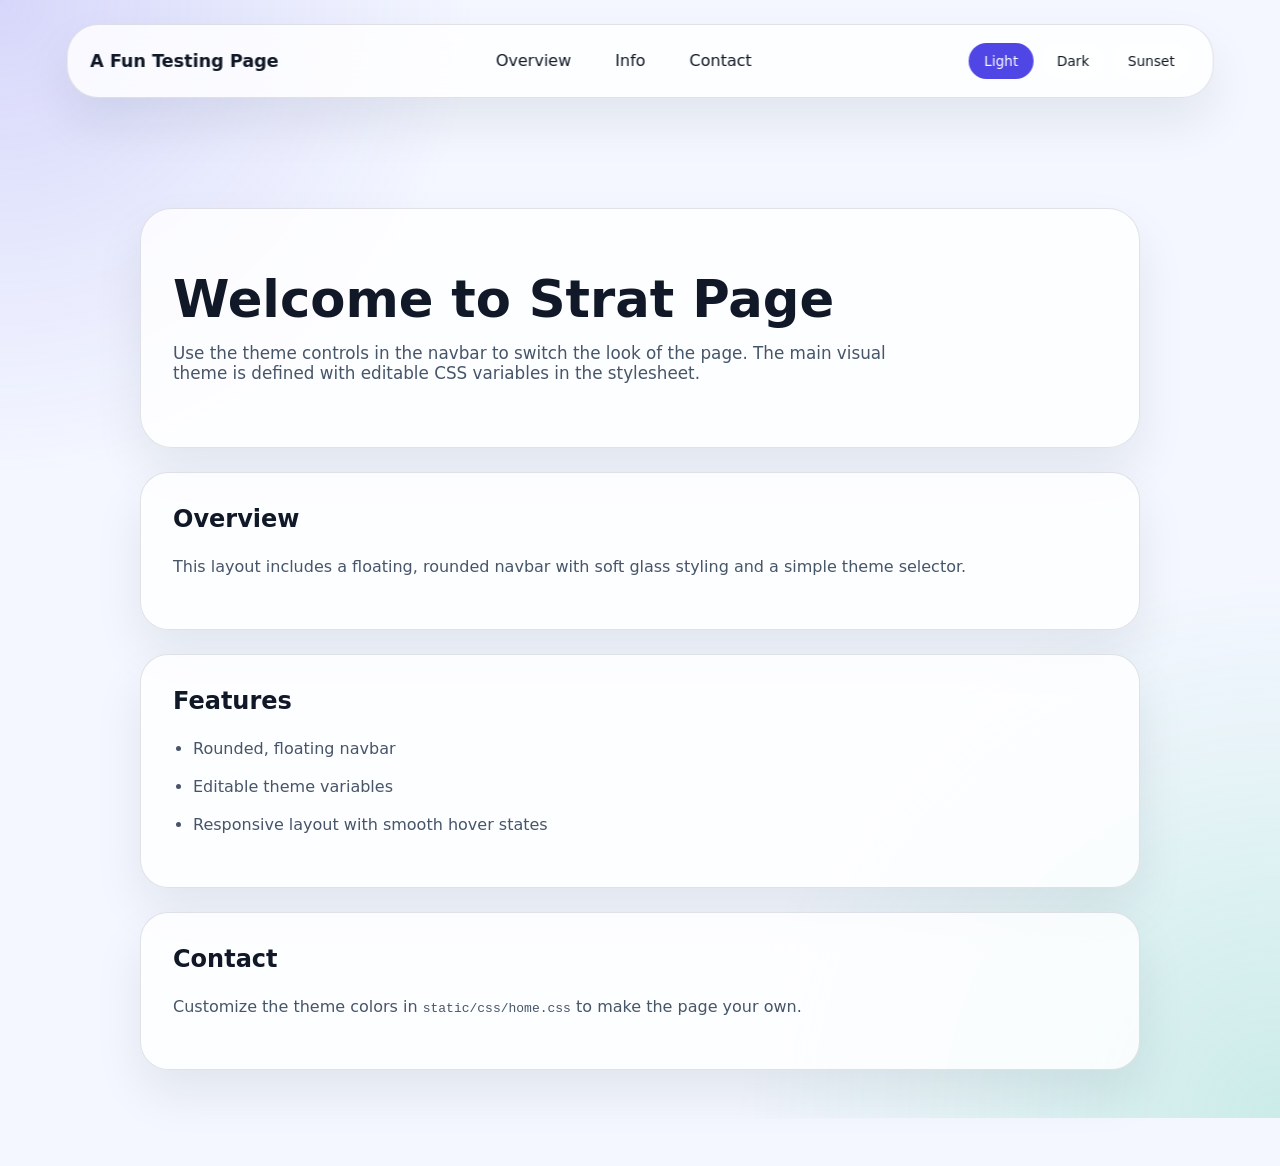
<file: index.html>
<!DOCTYPE HTML>
<html lang="en">
<head>
    <meta charset="utf-8">
    <meta name="viewport" content="width=device-width, initial-scale=1.0">
    <title>Home</title>
    <link rel="stylesheet" href="../static/css/index.css">
    <link rel="icon" href="../static/images/iconkeeper.ico">

</head>
<body>
    <input type="radio" id="theme-default" name="theme" checked>
    <input type="radio" id="theme-dark" name="theme">
    <input type="radio" id="theme-sunset" name="theme">

    <div class="theme-wrap">
        <header class="navbar">
            <a class="brand" href="#">A Fun Testing Page</a>
            <nav class="nav-links">
                <a href="#overview">Overview</a>
                <a href="../layout/info.html">Info</a>
                <a href="#contact">Contact</a>
            </nav>
            <div class="theme-panel" aria-label="Theme selector">
                <label for="theme-default">Light</label>
                <label for="theme-dark">Dark</label>
                <label for="theme-sunset">Sunset</label>
            </div>
        </header>

        <main class="content">
            <section class="hero">
                <h1>Welcome to Strat Page</h1>
                <p>Use the theme controls in the navbar to switch the look of the page. The main visual theme is defined with editable CSS variables in the stylesheet.</p>
            </section>

            <section id="overview" class="section-card">
                <h2>Overview</h2>
                <p>This layout includes a floating, rounded navbar with soft glass styling and a simple theme selector.</p>
            </section>

            <section id="features" class="section-card">
                <h2>Features</h2>
                <ul>
                    <li>Rounded, floating navbar</li>
                    <li>Editable theme variables</li>
                    <li>Responsive layout with smooth hover states</li>
                </ul>
            </section>

            <section id="contact" class="section-card">
                <h2>Contact</h2>
                <p>Customize the theme colors in <code>static/css/home.css</code> to make the page your own.</p>
            </section>
        </main>
    </div>
</body>
</html>
</file>
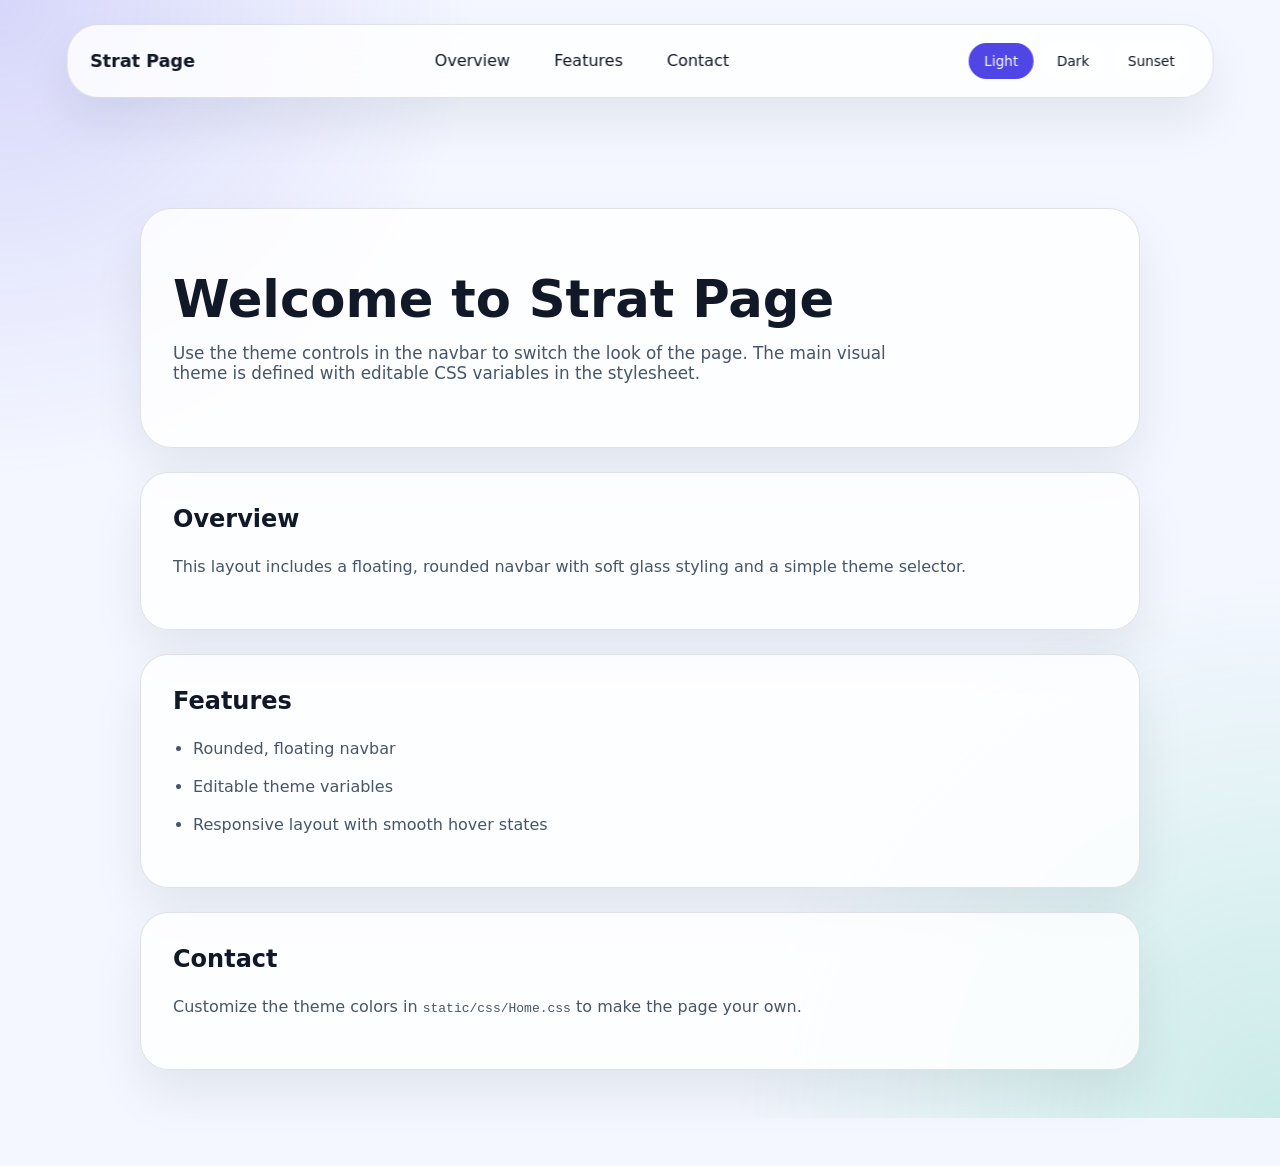
<file: Home.html>
<!DOCTYPE HTML>
<html lang="en">
<head>
    <meta charset="utf-8">
    <meta name="viewport" content="width=device-width, initial-scale=1.0">
    <title>Home</title>
    <link rel="stylesheet" href="../static/css/Home.css">
</head>
<body>
    <div class="theme-wrap">
        <input type="radio" id="theme-default" name="theme" checked>
        <input type="radio" id="theme-dark" name="theme">
        <input type="radio" id="theme-sunset" name="theme">

        <header class="navbar">
            <a class="brand" href="#">Strat Page</a>
            <nav class="nav-links">
                <a href="#overview">Overview</a>
                <a href="#features">Features</a>
                <a href="#contact">Contact</a>
            </nav>
            <div class="theme-panel" aria-label="Theme selector">
                <label for="theme-default">Light</label>
                <label for="theme-dark">Dark</label>
                <label for="theme-sunset">Sunset</label>
            </div>
        </header>

        <main class="content">
            <section class="hero">
                <h1>Welcome to Strat Page</h1>
                <p>Use the theme controls in the navbar to switch the look of the page. The main visual theme is defined with editable CSS variables in the stylesheet.</p>
            </section>

            <section id="overview" class="section-card">
                <h2>Overview</h2>
                <p>This layout includes a floating, rounded navbar with soft glass styling and a simple theme selector.</p>
            </section>

            <section id="features" class="section-card">
                <h2>Features</h2>
                <ul>
                    <li>Rounded, floating navbar</li>
                    <li>Editable theme variables</li>
                    <li>Responsive layout with smooth hover states</li>
                </ul>
            </section>

            <section id="contact" class="section-card">
                <h2>Contact</h2>
                <p>Customize the theme colors in <code>static/css/Home.css</code> to make the page your own.</p>
            </section>
        </main>
    </div>
</body>
</html>
</file>
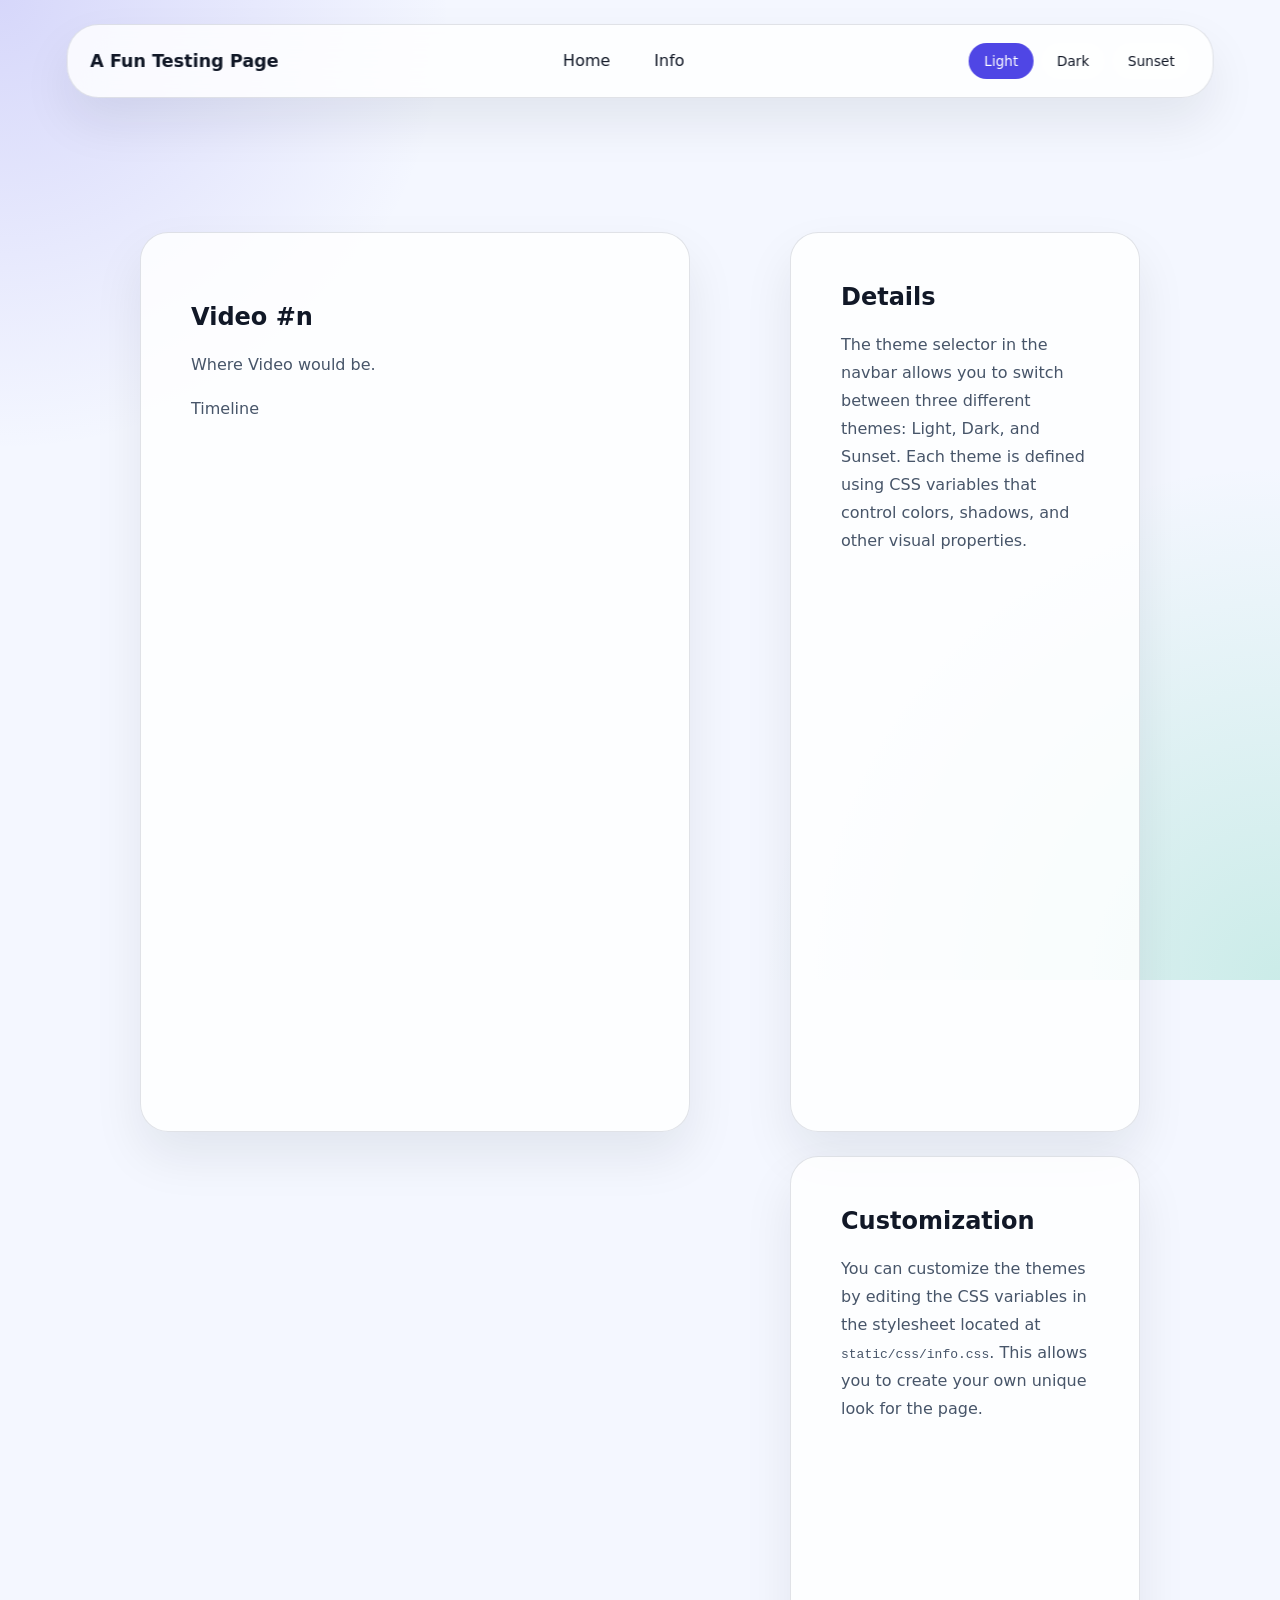
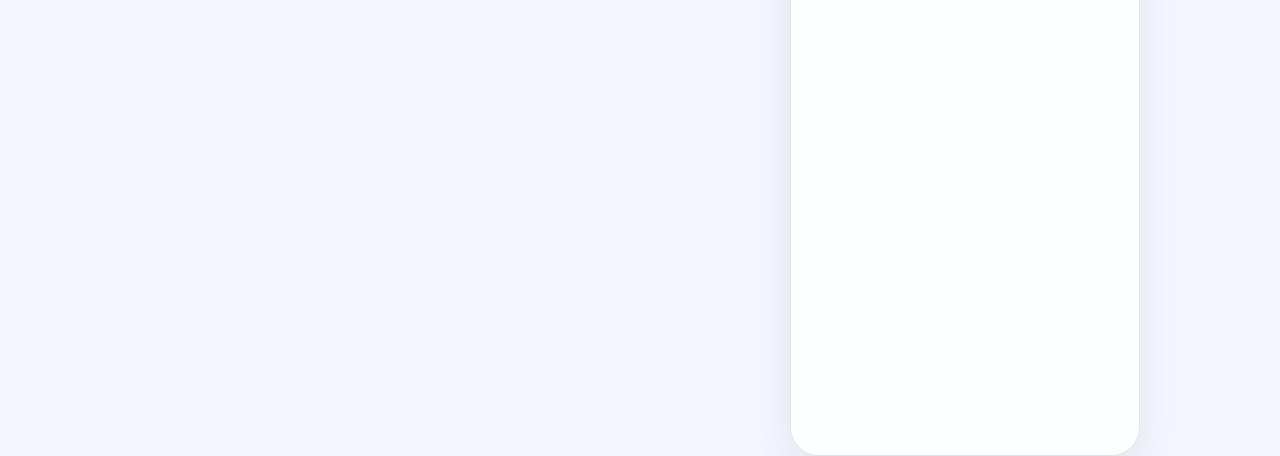
<file: layout/info.html>
<!DOCTYPE html>
<head>
    <meta charset="utf-8">
    <meta name="viewport" content="width=device-width, initial-scale=1.0">
    <title>Info</title>
    <link rel="stylesheet" href="../static/css/index.css">
    <link rel="stylesheet" href="../static/css/info.css">
    <link rel="icon" href="../static/images/iconkeeper.ico">
</head>
<body>
        <input type="radio" id="theme-default" name="theme" checked>
        <input type="radio" id="theme-dark" name="theme">
        <input type="radio" id="theme-sunset" name="theme">

    <div class="theme-wrap">
        <header class="navbar">
            <a class="brand" href="#">A Fun Testing Page</a>
            <nav class="nav-links">
                <a href="../index.html">Home</a>
                <a href="#">Info</a>
            </nav>
            <div class="theme-panel" aria-label="Theme selector">
                <label for="theme-default">Light</label>
                <label for="theme-dark">Dark</label>
                <label for="theme-sunset">Sunset</label>
            </div>
        </header>

        <main class="content">
            <section class="section-card" id="video">
                <h1>Video #n</h1>
                <p>Where Video would be.</p>
                <p>Timeline</p>
            </section>

            <section id="teams" class="section-card">
                <h2>Details</h2>
                <p>The theme selector in the navbar allows you to switch between three different themes: Light, Dark, and Sunset. Each theme is defined using CSS variables that control colors, shadows, and other visual properties.</p>
            </section>

            <section id="data" class="section-card">
                <h2>Customization</h2>
                <p>You can customize the themes by editing the CSS variables in the stylesheet located at <code>static/css/info.css</code>. This allows you to create your own unique look for the page.</p>
            </section>
        </main>
    </div>
</body>
</html>
</file>
<file: static/css/index.css>
﻿:root {
    --bg: #f4f7ff;
    --surface: rgba(255, 255, 255, 0.82);
    --surface-strong: rgba(255, 255, 255, 0.95);
    --text: #111827;
    --muted: #475569;
    --accent: #4f46e5;
    --accent-soft: rgba(79, 70, 229, 0.14);
    --border: rgba(71, 85, 105, 0.16);
    --shadow: 0 24px 50px rgba(15, 23, 42, 0.08);
}

.theme-wrap {
    min-height: 100vh;
    background: radial-gradient(circle at top left, rgba(79, 70, 229, 0.18), transparent 28%),
                radial-gradient(circle at bottom right, rgba(16, 185, 129, 0.18), transparent 32%),
                var(--bg);
    color: var(--text);
    font-family: Inter, ui-sans-serif, system-ui, -apple-system, BlinkMacSystemFont, "Segoe UI", sans-serif;
    padding-top: 5rem;
}

body {
    margin: 0;
    background: var(--bg);
    color: var(--text);
}

#theme-dark:checked ~ .theme-wrap {
    --bg: #0f172a;
    --surface: rgba(15, 23, 42, 0.82);
    --surface-strong: rgba(15, 23, 42, 0.95);
    --text: #e2e8f0;
    --muted: #94a3b8;
    --accent: #38bdf8;
    --accent-soft: rgba(56, 189, 248, 0.16);
    --border: rgba(148, 163, 184, 0.18);
    --shadow: 0 24px 50px rgba(0, 0, 0, 0.24);
    --surface: rgba(66, 66, 66, 0.82); 
    --surface-strong: rgba(15, 23, 42, 0.95);
}

#theme-sunset:checked ~ .theme-wrap {
    --bg: #fff7ed;
    --surface: rgba(255, 248, 240, 0.9);
    --surface-strong: rgba(255, 248, 240, 1);
    --text: #713f12;
    --muted: #92400e;
    --accent: #fb923c;
    --accent-soft: rgba(251, 146, 60, 0.16);
    --border: rgba(252, 211, 77, 0.22);
    --shadow: 0 24px 50px rgba(124, 58, 237, 0.1);
}


input[type="radio"] {
    position: absolute;
    left: -9999px;
}

.navbar {
    position: fixed;
    top: 1.5rem;
    left: 50%;
    transform: translateX(-50%);
    width: min(1100px, calc(100% - 2rem));
    display: flex;
    flex-wrap: wrap;
    align-items: center;
    justify-content: space-between;
    gap: 1rem;
    padding: 1rem 1.4rem;
    background: var(--surface);
    border: 1px solid var(--border);
    border-radius: 32px;
    box-shadow: var(--shadow);
    backdrop-filter: blur(18px);
    z-index: 10;
}

.brand {
    color: var(--text);
    font-size: 1.1rem;
    font-weight: 700;
    text-decoration: none;
}

.nav-links {
    display: flex;
    flex-wrap: wrap;
    gap: 0.75rem;
}

.nav-links a {
    color: var(--text);
    text-decoration: none;
    padding: 0.65rem 1rem;
    border-radius: 999px;
    transition: background 0.2s ease, color 0.2s ease;
}

.nav-links a:hover {
    background: var(--accent-soft);
    color: var(--text);
}

.theme-panel {
    display: flex;
    flex-wrap: wrap;
    gap: 0.5rem;
    align-items: center;
}

.theme-panel label {
    cursor: pointer;
    padding: 0.55rem 0.9rem;
    border-radius: 999px;
    background: rgba(255, 255, 255, 0.45);
    color: var(--text);
    font-size: 0.85rem;
    border: 1px solid transparent;
    transition: transform 0.2s ease, background 0.2s ease, border-color 0.2s ease;
}

.theme-panel label:hover {
    transform: translateY(-1px);
    background: var(--surface-strong);
}

#theme-default:checked ~ .theme-wrap .navbar .theme-panel label[for="theme-default"],
#theme-dark:checked ~ .theme-wrap .navbar .theme-panel label[for="theme-dark"],
#theme-sunset:checked ~ .theme-wrap .navbar .theme-panel label[for="theme-sunset"] {
    background: var(--accent);
    color: #ffffff;
}

.content {
    max-width: 1000px;
    margin: 8rem auto 3rem;
    padding: 0 1.5rem 3rem;
}

.hero {
    padding: 4rem 2rem;
    border-radius: 32px;
    background: var(--surface);
    border: 1px solid var(--border);
    box-shadow: var(--shadow);
}

.hero h1 {
    margin: 0 0 1rem;
    font-size: clamp(2.3rem, 4vw, 3.5rem);
    line-height: 1.05;
}

.hero p {
    margin: 0;
    color: var(--muted);
    font-size: 1.05rem;
    max-width: 720px;
}

.section-card {
    margin-top: 1.5rem;
    padding: 2rem;
    border-radius: 28px;
    background: var(--surface);
    border: 1px solid var(--border);
    box-shadow: var(--shadow);
}

.section-card h2 {
    margin-top: 0;
}

.section-card p,
.section-card ul {
    color: var(--muted);
    line-height: 1.75;
}

.section-card ul {
    padding-left: 1.25rem;
}

.section-card li {
    margin-bottom: 0.65rem;
}

@media (max-width: 720px) {
    .navbar {
        flex-direction: column;
        align-items: stretch;
    }

    .nav-links {
        justify-content: center;
    }

    .theme-panel {
        justify-content: center;
    }

    .hero,
    .section-card {
        padding: 1.75rem;
    }
}
</file>
<file: static/css/Home.css>
﻿:root {
    --bg: #f4f7ff;
    --surface: rgba(255, 255, 255, 0.82);
    --surface-strong: rgba(255, 255, 255, 0.95);
    --text: #111827;
    --muted: #475569;
    --accent: #4f46e5;
    --accent-soft: rgba(79, 70, 229, 0.14);
    --border: rgba(71, 85, 105, 0.16);
    --shadow: 0 24px 50px rgba(15, 23, 42, 0.08);
}

.theme-wrap {
    min-height: 100vh;
    background: radial-gradient(circle at top left, rgba(79, 70, 229, 0.18), transparent 28%),
                radial-gradient(circle at bottom right, rgba(16, 185, 129, 0.18), transparent 32%),
                var(--bg);
    color: var(--text);
    font-family: Inter, ui-sans-serif, system-ui, -apple-system, BlinkMacSystemFont, "Segoe UI", sans-serif;
    padding-top: 5rem;
}

body {
    margin: 0;
    background: var(--bg);
    color: var(--text);
}

.theme-wrap #theme-dark:checked ~ * {
    --bg: #0f172a;
    --surface: rgba(15, 23, 42, 0.82);
    --surface-strong: rgba(15, 23, 42, 0.95);
    --text: #e2e8f0;
    --muted: #94a3b8;
    --accent: #38bdf8;
    --accent-soft: rgba(56, 189, 248, 0.16);
    --border: rgba(148, 163, 184, 0.18);
    --shadow: 0 24px 50px rgba(0, 0, 0, 0.24);
}

.theme-wrap #theme-sunset:checked ~ * {
    --bg: #fff7ed;
    --surface: rgba(255, 248, 240, 0.9);
    --surface-strong: rgba(255, 248, 240, 1);
    --text: #713f12;
    --muted: #92400e;
    --accent: #fb923c;
    --accent-soft: rgba(251, 146, 60, 0.16);
    --border: rgba(252, 211, 77, 0.22);
    --shadow: 0 24px 50px rgba(124, 58, 237, 0.1);
}


.theme-wrap input[type="radio"] {
    position: absolute;
    left: -9999px;
}

.navbar {
    position: fixed;
    top: 1.5rem;
    left: 50%;
    transform: translateX(-50%);
    width: min(1100px, calc(100% - 2rem));
    display: flex;
    flex-wrap: wrap;
    align-items: center;
    justify-content: space-between;
    gap: 1rem;
    padding: 1rem 1.4rem;
    background: var(--surface);
    border: 1px solid var(--border);
    border-radius: 32px;
    box-shadow: var(--shadow);
    backdrop-filter: blur(18px);
    z-index: 10;
}

.brand {
    color: var(--text);
    font-size: 1.1rem;
    font-weight: 700;
    text-decoration: none;
}

.nav-links {
    display: flex;
    flex-wrap: wrap;
    gap: 0.75rem;
}

.nav-links a {
    color: var(--text);
    text-decoration: none;
    padding: 0.65rem 1rem;
    border-radius: 999px;
    transition: background 0.2s ease, color 0.2s ease;
}

.nav-links a:hover {
    background: var(--accent-soft);
    color: var(--text);
}

.theme-panel {
    display: flex;
    flex-wrap: wrap;
    gap: 0.5rem;
    align-items: center;
}

.theme-panel label {
    cursor: pointer;
    padding: 0.55rem 0.9rem;
    border-radius: 999px;
    background: rgba(255, 255, 255, 0.45);
    color: var(--text);
    font-size: 0.85rem;
    border: 1px solid transparent;
    transition: transform 0.2s ease, background 0.2s ease, border-color 0.2s ease;
}

.theme-panel label:hover {
    transform: translateY(-1px);
    background: var(--surface-strong);
}

#theme-default:checked ~ .navbar .theme-panel label[for="theme-default"],
#theme-dark:checked ~ .navbar .theme-panel label[for="theme-dark"],
#theme-sunset:checked ~ .navbar .theme-panel label[for="theme-sunset"] {
    background: var(--accent);
    color: #ffffff;
}

.content {
    max-width: 1000px;
    margin: 8rem auto 3rem;
    padding: 0 1.5rem 3rem;
}

.hero {
    padding: 4rem 2rem;
    border-radius: 32px;
    background: var(--surface);
    border: 1px solid var(--border);
    box-shadow: var(--shadow);
}

.hero h1 {
    margin: 0 0 1rem;
    font-size: clamp(2.3rem, 4vw, 3.5rem);
    line-height: 1.05;
}

.hero p {
    margin: 0;
    color: var(--muted);
    font-size: 1.05rem;
    max-width: 720px;
}

.section-card {
    margin-top: 1.5rem;
    padding: 2rem;
    border-radius: 28px;
    background: var(--surface);
    border: 1px solid var(--border);
    box-shadow: var(--shadow);
}

.section-card h2 {
    margin-top: 0;
}

.section-card p,
.section-card ul {
    color: var(--muted);
    line-height: 1.75;
}

.section-card ul {
    padding-left: 1.25rem;
}

.section-card li {
    margin-bottom: 0.65rem;
}

@media (max-width: 720px) {
    .navbar {
        flex-direction: column;
        align-items: stretch;
    }

    .nav-links {
        justify-content: center;
    }

    .theme-panel {
        justify-content: center;
    }

    .hero,
    .section-card {
        padding: 1.75rem;
    }
}
</file>
<file: static/css/info.css>
#video{
    box-sizing:border-box;
    float: left;
    width: 55%;
    min-height: 100vh;
    padding: 5%;
}
#teams{
    box-sizing:border-box;
    float: right;
    width: 35%;
    min-height: 100vh;
    padding: 5%;
}
#data{
    box-sizing:border-box;
    float: right;
    width: 35%;
    min-height: 100vh;
    padding: 5%;
}
</file>
